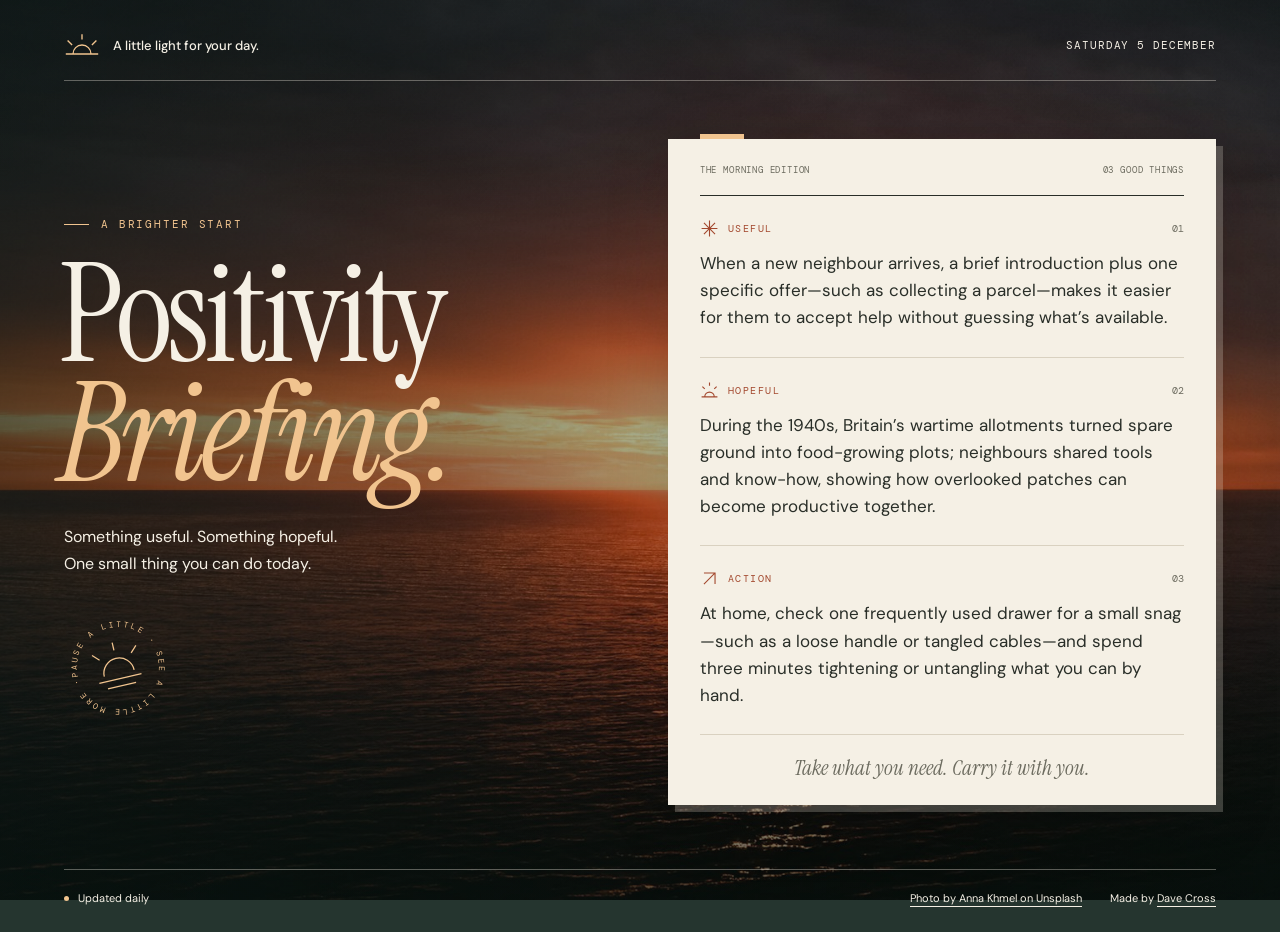
<file: docs/index.html>
<!doctype html>
<html lang="en-GB">
  <head>
    <meta charset="utf-8">
    <meta name="viewport" content="width=device-width,initial-scale=1">
    <meta name="theme-color" content="#f5f0e5">
    <title>Positivity Briefing | A brighter start, every morning</title>
    <meta name="description" content="Start your day with something useful, something hopeful, and one small action. A fresh three-item morning briefing by Dave Cross.">
    <meta name="author" content="Dave Cross">
    <meta name="robots" content="index, follow, max-image-preview:large">
    <link rel="canonical" href="https://positivitybriefing.com/">

    <meta property="og:type" content="website">
    <meta property="og:site_name" content="Positivity Briefing">
    <meta property="og:locale" content="en_GB">
    <meta property="og:url" content="https://positivitybriefing.com/">
    <meta property="og:title" content="Positivity Briefing | A brighter start, every morning">
    <meta property="og:description" content="Start your day with something useful, something hopeful, and one small action. A fresh three-item morning briefing by Dave Cross.">
    <meta property="og:image" content="https://positivitybriefing.com/images/social-card.png">
    <meta property="og:image:type" content="image/png">
    <meta property="og:image:width" content="1200">
    <meta property="og:image:height" content="630">
    <meta property="og:image:alt" content="Positivity Briefing: something useful, something hopeful, and one small thing you can do today, over sunlit green hills.">

    <meta name="twitter:card" content="summary_large_image">
    <meta name="twitter:title" content="Positivity Briefing | A brighter start, every morning">
    <meta name="twitter:description" content="Start your day with something useful, something hopeful, and one small action. A fresh three-item morning briefing by Dave Cross.">
    <meta name="twitter:image" content="https://positivitybriefing.com/images/social-card.png">
    <meta name="twitter:image:alt" content="Positivity Briefing: something useful, something hopeful, and one small thing you can do today, over sunlit green hills.">

    <link rel="icon" type="image/svg+xml" href="favicon.svg">
    <link rel="apple-touch-icon" sizes="180x180" href="apple-touch-icon.png">
    <link rel="alternate" type="application/atom+xml" href="feed.atom" title="Positivity Briefing">
    <link rel="preconnect" href="https://fonts.googleapis.com">
    <link rel="preconnect" href="https://fonts.gstatic.com" crossorigin>
    <link href="https://fonts.googleapis.com/css2?family=DM+Mono:wght@400;500&family=DM+Sans:wght@400;500;600;700&family=Instrument+Serif:ital@0;1&display=swap" rel="stylesheet">
    <link rel="stylesheet" href="style.css">
    <script type="application/ld+json">
      {
        "@context": "https://schema.org",
        "@graph": [
          {
            "@type": "Person",
            "@id": "https://davecross.co.uk/#person",
            "name": "Dave Cross",
            "url": "https://davecross.co.uk/"
          },
          {
            "@type": "WebSite",
            "@id": "https://positivitybriefing.com/#website",
            "url": "https://positivitybriefing.com/",
            "name": "Positivity Briefing",
            "description": "Start your day with something useful, something hopeful, and one small action. A fresh three-item morning briefing by Dave Cross.",
            "inLanguage": "en-GB",
            "publisher": { "@id": "https://davecross.co.uk/#person" }
          },
          {
            "@type": "WebPage",
            "@id": "https://positivitybriefing.com/#webpage",
            "url": "https://positivitybriefing.com/",
            "name": "Positivity Briefing | A brighter start, every morning",
            "description": "Start your day with something useful, something hopeful, and one small action. A fresh three-item morning briefing by Dave Cross.",
            "inLanguage": "en-GB",
            "isPartOf": { "@id": "https://positivitybriefing.com/#website" },
            "author": { "@id": "https://davecross.co.uk/#person" },
            "primaryImageOfPage": { "@id": "https://positivitybriefing.com/#social-image" }
          },
          {
            "@type": "ImageObject",
            "@id": "https://positivitybriefing.com/#social-image",
            "url": "https://positivitybriefing.com/images/social-card.png",
            "contentUrl": "https://positivitybriefing.com/images/social-card.png",
            "width": 1200,
            "height": 630,
            "caption": "Positivity Briefing — a brighter start, every morning."
          }
        ]
      }
    </script>
    <script src="analytics.js" defer></script>
  </head>

  <body>
    <div class="page">
      <header class="masthead">
        <span class="masthead-note">
          <svg class="sun-mark" viewBox="0 0 40 28" fill="none" stroke="currentColor" stroke-width="1.5" aria-hidden="true">
            <path d="M2 24h36M10 24a10 10 0 0 1 20 0M20 2v6M4 9l5 5M36 9l-5 5" />
          </svg>
          A little light for your day.
        </span>
        <span id="edition-date" class="edition-date">The morning edition</span>
      </header>

      <main class="layout">
        <div class="hero">
          <p class="eyebrow">A brighter start</p>
          <h1>Positivity<br><em>Briefing.</em></h1>
          <p class="strapline">Something useful. Something hopeful.<br>One small thing you can do today.</p>

          <svg class="sun-stamp" viewBox="0 0 120 120" aria-hidden="true">
            <defs>
              <path id="stamp-circle" d="M60 60m-46 0a46 46 0 1 1 92 0a46 46 0 1 1-92 0" />
            </defs>
            <text><textPath href="#stamp-circle" textLength="288">PAUSE A LITTLE · SEE A LITTLE MORE · </textPath></text>
            <g fill="none" stroke="currentColor" stroke-width="1.4">
              <path d="M36 72h48M43 66a17 17 0 0 1 34 0M60 31v9M35 40l7 7M85 40l-7 7" />
              <path d="M44 80h32" />
            </g>
          </svg>
        </div>

        <section class="briefing" aria-label="Today’s briefing">
          <div class="edition-bar"><span>The morning edition</span><span>03 good things</span></div>
          <div id="content" class="content" aria-live="polite" aria-busy="true">
            <p class="loading">A little perspective is on its way…</p>
          </div>
          <p class="paper-note">Take what you need. Carry it with you.</p>
        </section>
      </main>

      <footer class="footer">
        <span class="update-status">
          <span class="status-dot" aria-hidden="true"></span><span id="meta">Updated daily</span>
          <a class="feed-link" href="feed.atom" type="application/atom+xml" aria-label="Subscribe to the Atom feed" title="Subscribe to the Atom feed">
            <svg viewBox="0 0 24 24" fill="none" stroke="currentColor" stroke-width="1.6" aria-hidden="true">
              <circle cx="5" cy="19" r="1.5" fill="currentColor" stroke="none" />
              <path d="M4 11a9 9 0 0 1 9 9M4 4a16 16 0 0 1 16 16" />
            </svg>
          </a>
        </span>
        <div class="footer-links">
          <a id="background-credit" href="https://unsplash.com/photos/4wEka_nkQZ0">Photo by Anna Khmel on Unsplash</a>
          <span>Made by <a href="https://davecross.co.uk/">Dave Cross</a></span>
        </div>
      </footer>
    </div>

    <script src="app.js"></script>
  </body>
</html>
</file>
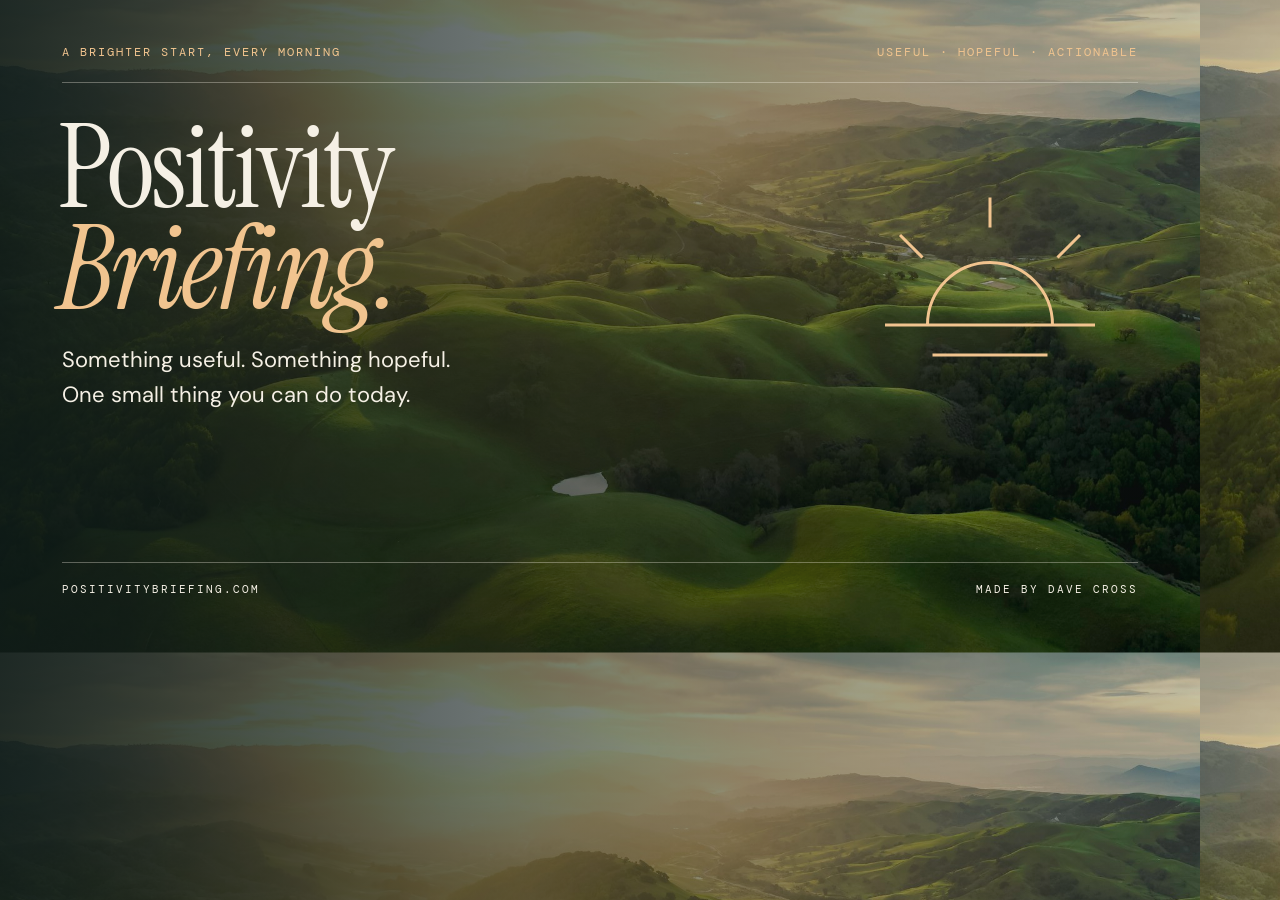
<file: artwork/social-card.html>
<!doctype html>
<html lang="en-GB">
  <head>
    <meta charset="utf-8" />
    <title>Positivity Briefing social card artwork</title>
    <link rel="stylesheet" href="https://fonts.googleapis.com/css2?family=DM+Mono&family=DM+Sans:wght@400;500&family=Instrument+Serif:ital@0;1&display=swap" />
    <style>
      * { box-sizing: border-box; }
      html, body { margin: 0; width: 1200px; height: 630px; overflow: hidden; }
      body { color: #f5f0e5; font-family: "DM Sans", sans-serif; background: #25352f url("../docs/images/backgrounds/rolling-hills.jpg") center / cover; }
      body::before { content: ""; position: absolute; inset: 0; background: linear-gradient(90deg, rgb(12 25 23 / 90%), rgb(12 25 23 / 48%) 55%, rgb(12 25 23 / 20%)); }
      main { position: relative; height: 100%; padding: 44px 62px 34px; }
      header, footer { display: flex; justify-content: space-between; align-items: center; font-family: "DM Mono", monospace; font-size: 12px; letter-spacing: 2px; text-transform: uppercase; }
      header { padding-bottom: 22px; border-bottom: 1px solid #f5f0e555; color: #f1c48f; }
      h1 { margin: 35px 0 22px -4px; font: 116px/.87 "Instrument Serif", Georgia, serif; letter-spacing: -3px; font-weight: 400; }
      h1 em { color: #f1c48f; }
      p { margin: 0; font-size: 22px; line-height: 1.6; }
      footer { position: absolute; bottom: 34px; left: 62px; right: 62px; border-top: 1px solid #f5f0e555; padding-top: 19px; font-size: 11px; }
      .sun { position: absolute; right: 85px; top: 190px; width: 250px; height: 180px; color: #f1c48f; }
    </style>
  </head>
  <body>
    <main>
      <header><span>A brighter start, every morning</span><span>Useful · Hopeful · Actionable</span></header>
      <h1>Positivity<br /><em>Briefing.</em></h1>
      <p>Something useful. Something hopeful.<br />One small thing you can do today.</p>
      <svg class="sun" viewBox="0 0 100 72" fill="none" stroke="currentColor" stroke-width="1.2" aria-hidden="true">
        <path d="M8 54h84M25 54a25 25 0 0 1 50 0M50 3v12M14 18l9 9M86 18l-9 9M27 66h46" />
      </svg>
      <footer><span>positivitybriefing.com</span><span>Made by Dave Cross</span></footer>
    </main>
  </body>
</html>
</file>
<file: docs/style.css>
:root {
  color-scheme: light;
  --paper: #f5f0e5;
  --ink: #292e28;
  --muted: #6c6b5f;
  --rule: #d9d1c0;
  --accent: #a3482e;
  --sunlight: #f1c48f;
  --serif: "Instrument Serif", Georgia, serif;
  --sans: "DM Sans", system-ui, sans-serif;
  --mono: "DM Mono", ui-monospace, monospace;
}

* {
  box-sizing: border-box;
}

html {
  min-height: 100%;
}

body {
  margin: 0;
  min-height: 100vh;
  color: var(--paper);
  font-family: var(--sans);
  background: #25352f url("images/backgrounds/ocean-sunset.jpg") center / cover no-repeat fixed;
  -webkit-font-smoothing: antialiased;
}

body::before {
  content: "";
  position: fixed;
  inset: 0;
  background:
    linear-gradient(180deg, rgb(6 17 14 / 30%), transparent 25%, transparent 70%, rgb(6 17 14 / 45%)),
    linear-gradient(100deg, rgb(12 25 23 / 72%), rgb(12 25 23 / 24%) 65%, rgb(12 25 23 / 40%));
  pointer-events: none;
}

::selection {
  color: var(--paper);
  background: var(--accent);
}

a {
  color: inherit;
  text-decoration-thickness: 1px;
  text-underline-offset: 4px;
}

a:hover {
  text-decoration-thickness: 2px;
}

a:focus-visible {
  outline: 2px solid var(--sunlight);
  outline-offset: 5px;
  border-radius: 2px;
}

.page {
  position: relative;
  display: flex;
  flex-direction: column;
  width: min(1440px, 100%);
  min-height: 100vh;
  min-height: 100svh;
  margin: 0 auto;
  padding: 32px 64px 24px;
}

.masthead {
  display: flex;
  align-items: center;
  justify-content: space-between;
  gap: 24px;
  padding-bottom: 22px;
  border-bottom: 1px solid rgb(245 240 229 / 35%);
}

.masthead-note {
  display: flex;
  align-items: center;
  gap: 13px;
  font-size: 13px;
  font-weight: 500;
}

.sun-mark {
  width: 36px;
  height: 26px;
  color: var(--sunlight);
  flex-shrink: 0;
}

.edition-date,
.eyebrow,
.edition-bar,
.label,
.point-number {
  font-family: var(--mono);
  font-weight: 400;
  text-transform: uppercase;
}

.edition-date {
  font-size: 11px;
  letter-spacing: 0.08em;
  text-align: right;
}

.layout {
  display: grid;
  grid-template-columns: 1fr 1.04fr;
  align-items: center;
  gap: clamp(40px, 6vw, 96px);
  flex: 1;
  padding: 58px 0 64px;
}

.hero {
  min-width: 0;
  animation: arrive 800ms both;
}

.eyebrow {
  display: flex;
  align-items: center;
  gap: 12px;
  margin: 0 0 24px;
  color: var(--sunlight);
  font-size: 11px;
  letter-spacing: 0.17em;
}

.eyebrow::before {
  content: "";
  width: 25px;
  height: 1px;
  background: currentColor;
}

h1 {
  margin: 0 0 30px -5px;
  font-family: var(--serif);
  font-size: clamp(88px, 10.8vw, 152px);
  font-weight: 400;
  line-height: 0.86;
  letter-spacing: -0.035em;
}

h1 em {
  color: var(--sunlight);
  font-weight: 400;
}

.strapline {
  margin: 0;
  font-size: 16px;
  line-height: 1.7;
}

.sun-stamp {
  width: 108px;
  height: 108px;
  margin-top: 36px;
  color: var(--sunlight);
  overflow: visible;
  transform: rotate(-13deg);
}

.sun-stamp text {
  fill: currentColor;
  font-family: var(--mono);
  font-size: 9px;
  letter-spacing: 1.6px;
}

.briefing {
  position: relative;
  min-width: 0;
  padding: 25px 32px 23px;
  color: var(--ink);
  background: var(--paper);
  box-shadow: 7px 7px 0 rgb(245 240 229 / 22%), 0 16px 60px rgb(0 0 0 / 15%);
  animation: arrive 800ms 120ms both;
}

.briefing::before {
  content: "";
  position: absolute;
  top: -5px;
  left: 32px;
  width: 44px;
  height: 5px;
  background: var(--sunlight);
}

.edition-bar {
  display: flex;
  flex-wrap: wrap;
  justify-content: space-between;
  gap: 12px;
  padding-bottom: 19px;
  border-bottom: 1px solid var(--ink);
  color: var(--muted);
  font-size: 9px;
  letter-spacing: 0.09em;
}

.point {
  padding: 23px 0 25px;
  border-bottom: 1px solid var(--rule);
}

.point-heading {
  display: flex;
  align-items: center;
  gap: 9px;
  margin-bottom: 12px;
  color: var(--accent);
}

.point-icon {
  width: 19px;
  height: 19px;
  flex-shrink: 0;
}

.label {
  margin: 0;
  font-size: 10px;
  letter-spacing: 0.15em;
}

.point-number {
  margin-left: auto;
  color: var(--muted);
  font-size: 10px;
}

.point-text {
  margin: 0;
  font-size: 17px;
  line-height: 1.6;
  overflow-wrap: break-word;
}

.paper-note {
  margin: 19px 0 0;
  color: var(--muted);
  font-family: var(--serif);
  font-size: 21px;
  font-style: italic;
  text-align: center;
}

.loading,
.error {
  margin: 30px 0;
  font-family: var(--serif);
  font-size: 25px;
  line-height: 1.4;
}

.footer,
.footer-links,
.update-status {
  display: flex;
  align-items: center;
}

.footer {
  flex-wrap: wrap;
  justify-content: space-between;
  gap: 18px 24px;
  padding-top: 20px;
  border-top: 1px solid rgb(245 240 229 / 35%);
  font-size: 11px;
  line-height: 1.6;
}

.footer-links {
  flex-wrap: wrap;
  gap: 8px 28px;
}

.update-status {
  gap: 9px;
}

.status-dot {
  width: 5px;
  height: 5px;
  border-radius: 50%;
  background: var(--sunlight);
}

@keyframes arrive {
  from { opacity: 0; transform: translateY(12px); }
  to { opacity: 1; transform: translateY(0); }
}

@media (min-width: 1600px) {
  .page { padding-top: 44px; padding-bottom: 32px; }
}

@media (max-width: 1000px) {
  .page { padding: 28px 36px 24px; }
  .layout { gap: 40px; }
  h1 { font-size: clamp(78px, 10.8vw, 108px); }
  .briefing { padding: 23px 25px; }
  .point-text { font-size: 16px; }
  .edition-bar { font-size: 8px; }
}

@media (max-width: 760px) {
  .page { padding: 22px 24px; }
  .masthead { gap: 16px; padding-bottom: 17px; }
  .masthead-note { font-size: 11px; gap: 9px; }
  .sun-mark { width: 28px; }
  .edition-date { max-width: 120px; font-size: 9px; line-height: 1.6; }
  .layout { grid-template-columns: minmax(0, 1fr); gap: 40px; padding: 44px 0; }
  .hero { position: relative; }
  .eyebrow { margin-bottom: 22px; font-size: 10px; }
  h1 { font-size: clamp(88px, 17vw, 130px); margin-bottom: 25px; }
  .strapline { font-size: 14px; }
  .sun-stamp { position: absolute; right: 0; top: 40px; width: 78px; height: 78px; margin: 0; }
  .briefing { padding: 22px 24px; }
  .edition-bar { font-size: 9px; }
  .point { padding: 22px 0; }
  .point-text { font-size: 16px; }
  .footer { align-items: flex-start; font-size: 10px; }
  .footer-links { flex-direction: column; align-items: flex-start; gap: 9px; }
}

@media (max-width: 420px) {
  .page { padding: 20px; }
  .sun-stamp { width: 66px; height: 66px; top: 46px; right: 0; }
  h1 { font-size: 86px; }
  .briefing { padding: 20px; }
  .edition-bar { gap: 10px; font-size: 8px; }
  .paper-note { font-size: 20px; }
}

@media (max-width: 350px) {
  .sun-stamp { display: none; }
  h1 { font-size: 78px; }
  .footer-links { width: 100%; }
}

@media (prefers-reduced-motion: reduce) {
  .hero, .briefing { animation: none; }
}
</file>
